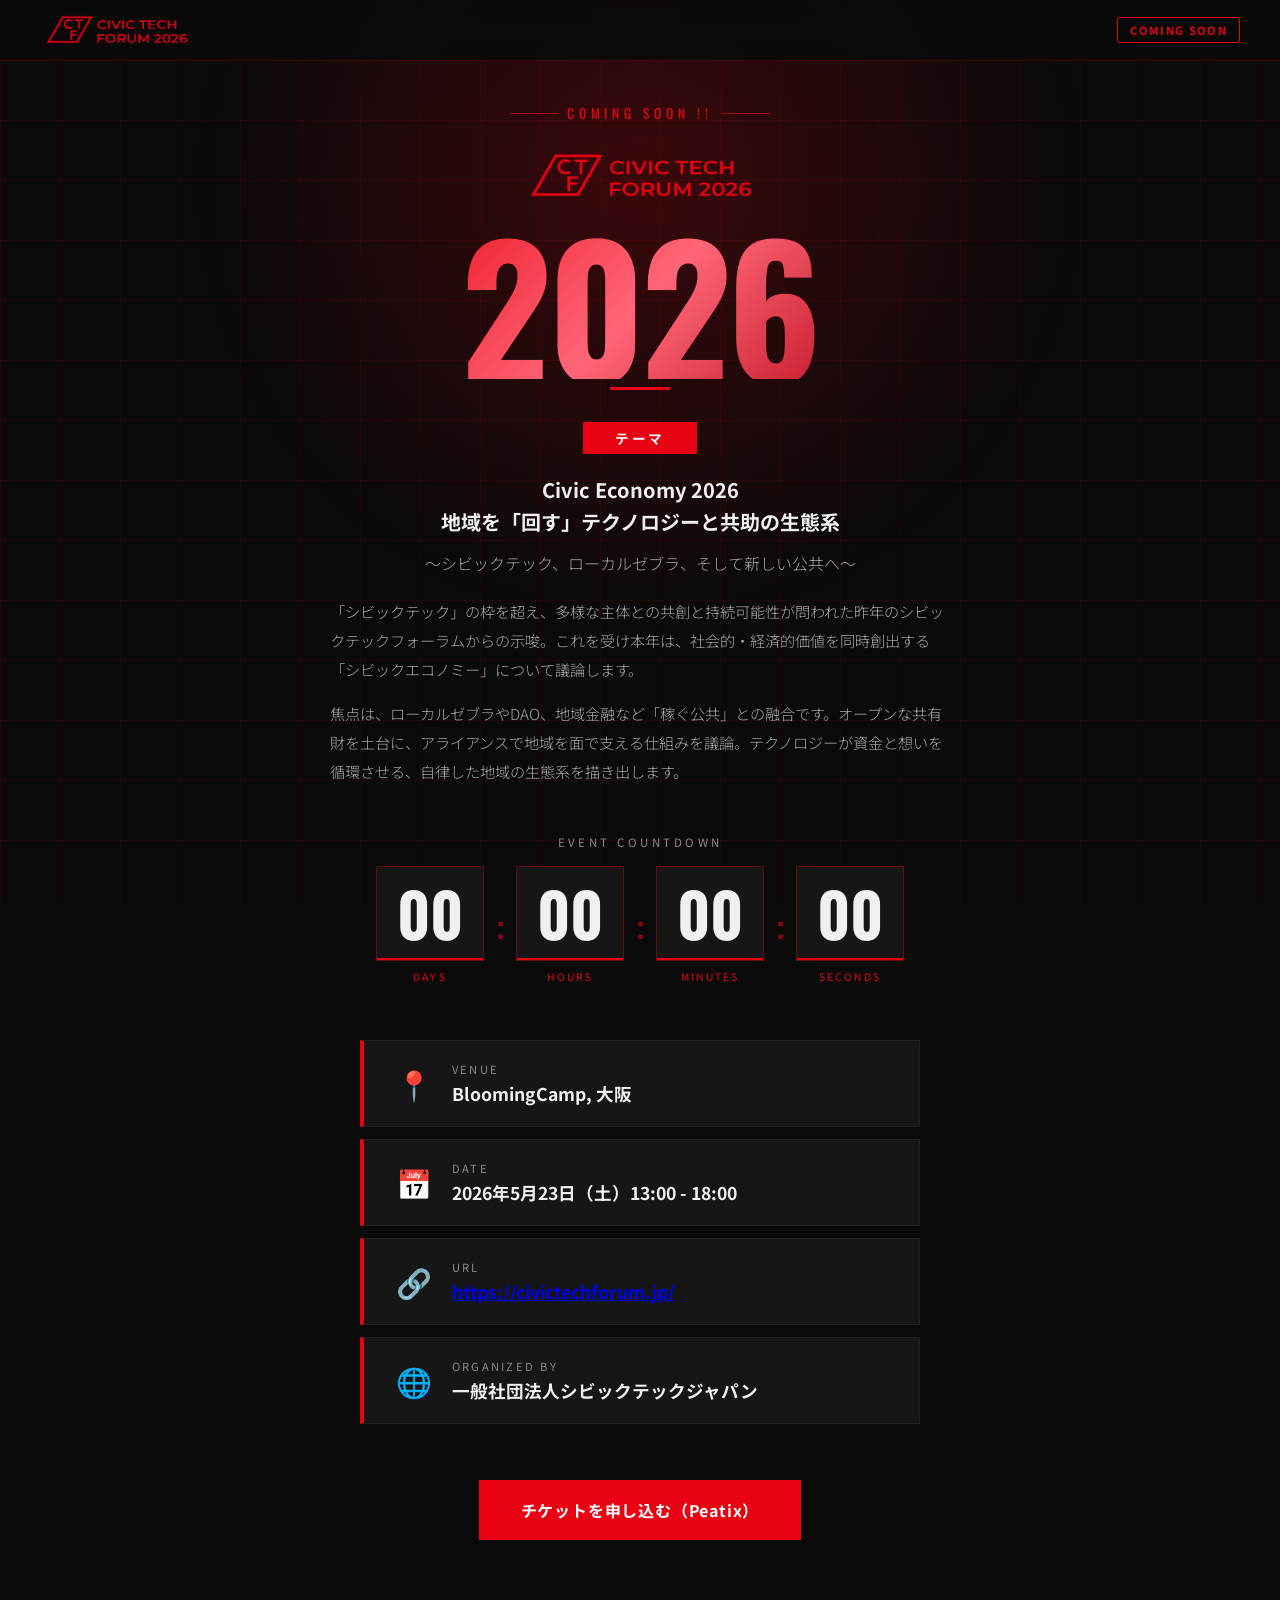
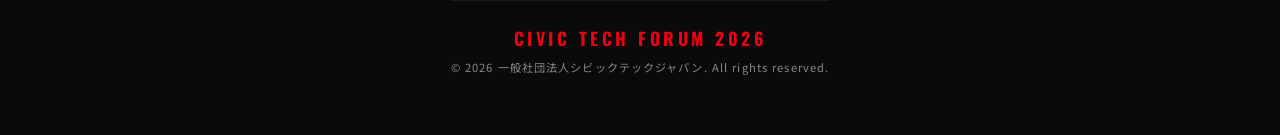
<file: index.html>
<!DOCTYPE html>
<html lang="ja">
<head>
  <meta charset="UTF-8">
  <meta name="viewport" content="width=device-width, initial-scale=1.0">
  <title>CIVIC TECH FORUM 2026</title>

  <!-- OGP -->
  <meta property="og:title" content="CIVIC TECH FORUM 2026">
  <meta property="og:description" content="Civic Economy 2026 — 地域を「回す」テクノロジーと共助の生態系。2026年5月23日、BloomingCamp 大阪">
  <meta property="og:image" content="https://teaser.civictechforum.jp/assets/thumbnail.png">
  <meta property="og:url" content="https://teaser.civictechforum.jp/">
  <meta property="og:type" content="website">
  <meta property="og:site_name" content="CIVIC TECH FORUM 2026">
  <meta name="twitter:card" content="summary_large_image">
  <meta name="twitter:title" content="CIVIC TECH FORUM 2026">
  <meta name="twitter:description" content="Civic Economy 2026 — 地域を「回す」テクノロジーと共助の生態系。2026年5月23日、BloomingCamp 大阪">
  <meta name="twitter:image" content="https://teaser.civictechforum.jp/assets/thumbnail.png">
  <link rel="stylesheet" href="style.css">
</head>
<body>

  <div class="bg-grid"></div>
  <div class="bg-glow"></div>

  <!-- Particles -->
  <div id="particles"></div>

  <!-- Top bar -->
  <header class="top-bar">
    <img class="logo-img" src="assets/logo2026_03.png" alt="Civic Tech Forum 2026">
    <div class="badge">Coming Soon</div>
  </header>

  <!-- Main -->
  <main class="page">

    <section class="hero">
      <div class="coming-soon-label">Coming Soon !!</div>

      <img class="hero-logo" src="assets/logo2026_03.png" alt="Civic Tech Forum">
      <div class="event-year">2026</div>
      <div class="divider"></div>

      <div class="theme-label">テーマ</div>
      <p class="theme">Civic Economy 2026<br>地域を「回す」テクノロジーと共助の生態系</p>
      <p class="sub-theme">〜シビックテック、ローカルゼブラ、そして新しい公共へ〜</p>
      <p class="theme-body">「シビックテック」の枠を超え、多様な主体との共創と持続可能性が問われた昨年のシビックテックフォーラムからの示唆。これを受け本年は、社会的・経済的価値を同時創出する「シビックエコノミー」について議論します。</p>
      <p class="theme-body">焦点は、ローカルゼブラやDAO、地域金融など「稼ぐ公共」との融合です。オープンな共有財を土台に、アライアンスで地域を面で支える仕組みを議論。テクノロジーが資金と想いを循環させる、自律した地域の生態系を描き出します。</p>
    </section>

    <!-- Countdown -->
    <section class="countdown-section">
      <div class="countdown-label">Event Countdown</div>
      <div class="countdown">
        <div class="countdown-item">
          <div class="countdown-num" id="days">--</div>
          <div class="countdown-unit">Days</div>
        </div>
        <div class="countdown-sep">:</div>
        <div class="countdown-item">
          <div class="countdown-num" id="hours">--</div>
          <div class="countdown-unit">Hours</div>
        </div>
        <div class="countdown-sep">:</div>
        <div class="countdown-item">
          <div class="countdown-num" id="minutes">--</div>
          <div class="countdown-unit">Minutes</div>
        </div>
        <div class="countdown-sep">:</div>
        <div class="countdown-item">
          <div class="countdown-num" id="seconds">--</div>
          <div class="countdown-unit">Seconds</div>
        </div>
      </div>
    </section>

    <!-- Info -->
    <div class="info-row">
      <div class="info-card">
        <div class="info-icon">📍</div>
        <div>
          <div class="info-card-label">Venue</div>
          <div class="info-card-value">BloomingCamp, 大阪</div>
        </div>
      </div>
      <div class="info-card">
        <div class="info-icon">📅</div>
        <div>
          <div class="info-card-label">Date</div>
          <div class="info-card-value">2026年5月23日（土）13:00 - 18:00</div>
        </div>
      </div>
      <div class="info-card">
        <div class="info-icon">🔗</div>
        <div>
          <div class="info-card-label">URL</div>
          <div class="info-card-value"><a href="https://civictechforum.jp/">https://civictechforum.jp/</a></div>
        </div>
      </div>
      <div class="info-card">
        <div class="info-icon">🌐</div>
        <div>
          <div class="info-card-label">Organized by</div>
          <div class="info-card-value">一般社団法人シビックテックジャパン</div>
        </div>
      </div>
    </div>

    <!-- Peatix -->
    <section class="peatix-section">
      <a class="peatix-btn" href="https://ctf2026.peatix.com/" target="_blank" rel="noopener">チケットを申し込む（Peatix）</a>
    </section>

    <!-- Footer -->
    <footer class="footer">
      <div class="footer-logo">CIVIC TECH FORUM 2026</div>
      <div class="footer-copy">&copy; 2026 一般社団法人シビックテックジャパン. All rights reserved.</div>
    </footer>

  </main>

  <script src="main.js"></script>

</body>
</html>
</file>
<file: style.css>
@import url('https://fonts.googleapis.com/css2?family=Noto+Sans+JP:wght@300;400;700;900&family=Oswald:wght@400;700&display=swap');

*, *::before, *::after {
  box-sizing: border-box;
  margin: 0;
  padding: 0;
}

:root {
  --red: #E80212;
  --red-dark: #b00010;
  --red-light: #ff3344;
  --bg: #0a0a0a;
  --surface: #161616;
  --surface-2: #1f1f1f;
  --white: #ffffff;
  --text: #f0f0f0;
  --gray: #888888;
  --light-gray: #aaaaaa;
}

html, body {
  height: 100%;
}

body {
  background-color: var(--bg);
  color: var(--text);
  font-family: 'Noto Sans JP', sans-serif;
  overflow-x: hidden;
}

/* ---- Background ---- */
.bg-grid {
  position: fixed;
  inset: 0;
  background-image:
    linear-gradient(rgba(232,2,18,0.1) 1px, transparent 1px),
    linear-gradient(90deg, rgba(232,2,18,0.1) 1px, transparent 1px);
  background-size: 60px 60px;
  pointer-events: none;
  z-index: 0;
}

.bg-glow {
  position: fixed;
  top: -30%;
  left: 50%;
  transform: translateX(-50%);
  width: 900px;
  height: 900px;
  background: radial-gradient(ellipse, rgba(232,2,18,0.22) 0%, transparent 70%);
  pointer-events: none;
  z-index: 0;
}

/* ---- Layout ---- */
.page {
  position: relative;
  z-index: 1;
  min-height: 100vh;
  display: flex;
  flex-direction: column;
  align-items: center;
  justify-content: center;
  padding: 60px 24px;
  gap: 0;
}

/* ---- Top bar ---- */
.top-bar {
  position: fixed;
  top: 0;
  left: 0;
  right: 0;
  z-index: 10;
  display: flex;
  align-items: center;
  justify-content: space-between;
  padding: 14px 40px;
  border-bottom: 1px solid rgba(232,2,18,0.25);
  background: rgba(10,10,10,0.88);
  backdrop-filter: blur(12px);
}

.logo-img {
  height: 32px;
  width: auto;
  display: block;
}

.badge {
  font-size: 0.7rem;
  font-weight: 700;
  letter-spacing: 0.12em;
  text-transform: uppercase;
  color: var(--red);
  border: 1px solid var(--red);
  padding: 4px 12px;
  border-radius: 2px;
  animation: pulse-border 2s ease-in-out infinite;
}

@keyframes pulse-border {
  0%, 100% { opacity: 1; }
  50%       { opacity: 0.45; }
}

/* ---- Hero ---- */
.hero {
  text-align: center;
  max-width: 900px;
  padding-top: 40px;
}

.coming-soon-label {
  display: inline-block;
  font-family: 'Oswald', sans-serif;
  font-size: 0.85rem;
  letter-spacing: 0.35em;
  text-transform: uppercase;
  color: var(--red);
  margin-bottom: 28px;
  position: relative;
  padding: 0 24px;
}

.coming-soon-label::before,
.coming-soon-label::after {
  content: '';
  position: absolute;
  top: 50%;
  width: 50px;
  height: 1px;
  background: var(--red);
  opacity: 0.6;
}

.coming-soon-label::before { right: 100%; margin-right: -16px; }
.coming-soon-label::after  { left: 100%;  margin-left: -16px; }

.hero-logo {
  width: clamp(160px, 28vw, 240px);
  height: auto;
  display: block;
  margin: 0 auto 28px;
}

.event-year {
  font-family: 'Oswald', sans-serif;
  font-size: clamp(5rem, 15vw, 11rem);
  font-weight: 700;
  line-height: 0.85;
  letter-spacing: -0.02em;
  background: linear-gradient(135deg, var(--red) 0%, #ff6677 50%, var(--red-dark) 100%);
  -webkit-background-clip: text;
  -webkit-text-fill-color: transparent;
  background-clip: text;
  margin-bottom: 8px;
  animation: shimmer 4s ease-in-out infinite;
}

@keyframes shimmer {
  0%, 100% { filter: brightness(1); }
  50%       { filter: brightness(1.25); }
}

.divider {
  width: 60px;
  height: 3px;
  background: var(--red);
  margin: 0 auto 32px;
}

.theme-label {
  display: inline-block;
  background: var(--red);
  color: var(--white);
  font-size: 0.85rem;
  font-weight: 700;
  letter-spacing: 0.2em;
  padding: 6px 32px;
  margin-bottom: 20px;
}

.theme {
  font-size: clamp(1rem, 2.5vw, 1.25rem);
  font-weight: 700;
  color: var(--text);
  margin-bottom: 12px;
  line-height: 1.6;
}

.sub-theme {
  font-size: clamp(0.8rem, 1.8vw, 1rem);
  font-weight: 300;
  color: var(--light-gray);
  line-height: 1.7;
  margin-bottom: 20px;
}

.theme-body {
  font-size: clamp(0.8rem, 1.6vw, 0.95rem);
  font-weight: 300;
  color: var(--light-gray);
  line-height: 1.9;
  max-width: 620px;
  text-align: left;
  margin-bottom: 16px;
}

.theme-body:last-of-type {
  margin-bottom: 48px;
}

/* ---- Countdown ---- */
.countdown-section {
  margin-bottom: 56px;
}

.countdown-label {
  font-size: 0.72rem;
  letter-spacing: 0.3em;
  text-transform: uppercase;
  color: var(--gray);
  margin-bottom: 16px;
  text-align: center;
}

.countdown {
  display: flex;
  gap: 12px;
  justify-content: center;
  flex-wrap: wrap;
}

.countdown-item {
  display: flex;
  flex-direction: column;
  align-items: center;
  min-width: 80px;
}

.countdown-num {
  font-family: 'Oswald', sans-serif;
  font-size: clamp(2.2rem, 6vw, 3.8rem);
  font-weight: 700;
  color: var(--text);
  line-height: 1;
  background: var(--surface);
  border: 1px solid rgba(232,2,18,0.35);
  padding: 16px 20px;
  min-width: 90px;
  text-align: center;
  position: relative;
  overflow: hidden;
}

.countdown-num::after {
  content: '';
  position: absolute;
  bottom: 0;
  left: 0;
  right: 0;
  height: 2px;
  background: var(--red);
}

.countdown-unit {
  font-size: 0.65rem;
  letter-spacing: 0.2em;
  text-transform: uppercase;
  color: var(--red);
  margin-top: 8px;
}

.countdown-sep {
  font-family: 'Oswald', sans-serif;
  font-size: 2.5rem;
  color: var(--red);
  align-self: center;
  opacity: 0.6;
  animation: blink 1s step-end infinite;
}

@keyframes blink {
  0%, 100% { opacity: 0.6; }
  50%       { opacity: 0; }
}

/* ---- Info cards ---- */
.info-row {
  display: flex;
  flex-direction: column;
  gap: 12px;
  align-items: center;
  margin-bottom: 56px;
  width: 100%;
  max-width: 560px;
}

.info-card {
  display: flex;
  align-items: center;
  gap: 20px;
  background: var(--surface);
  border: 1px solid rgba(255,255,255,0.05);
  border-left: 4px solid var(--red);
  padding: 20px 32px;
  width: 100%;
}

.info-icon {
  font-size: 1.8rem;
  flex-shrink: 0;
}

.info-card-label {
  font-size: 0.7rem;
  letter-spacing: 0.2em;
  text-transform: uppercase;
  color: var(--gray);
  margin-bottom: 4px;
}

.info-card-value {
  font-size: 1.1rem;
  font-weight: 700;
  color: var(--text);
}

/* ---- Peatix button ---- */
.peatix-section {
  text-align: center;
  margin-bottom: 60px;
}

.peatix-btn {
  display: inline-block;
  background: var(--red);
  color: var(--white);
  font-family: 'Noto Sans JP', sans-serif;
  font-size: 1rem;
  font-weight: 700;
  text-decoration: none;
  padding: 16px 40px;
  border: 2px solid var(--red);
  transition: background 0.2s, color 0.2s;
  letter-spacing: 0.05em;
}

.peatix-btn:hover {
  background: transparent;
  color: var(--red);
}

.peatix-btn[aria-disabled="true"] {
  opacity: 0.35;
  cursor: not-allowed;
  pointer-events: none;
}

/* ---- Footer ---- */
.footer {
  border-top: 1px solid rgba(255,255,255,0.07);
  padding-top: 24px;
  text-align: center;
}

.footer-logo {
  font-family: 'Oswald', sans-serif;
  font-size: 1.1rem;
  font-weight: 700;
  letter-spacing: 0.2em;
  color: var(--red);
  margin-bottom: 8px;
}

.footer-copy {
  font-size: 0.7rem;
  color: var(--gray);
  letter-spacing: 0.1em;
}

/* ---- Particles ---- */
.particle {
  position: fixed;
  width: 2px;
  height: 2px;
  background: var(--red);
  border-radius: 50%;
  pointer-events: none;
  z-index: 0;
  animation: float linear infinite;
  opacity: 0;
}

@keyframes float {
  0%   { transform: translateY(100vh) translateX(0); opacity: 0; }
  10%  { opacity: 0.7; }
  90%  { opacity: 0.3; }
  100% { transform: translateY(-10vh) translateX(30px); opacity: 0; }
}

/* ---- Responsive ---- */
@media (max-width: 600px) {
  .top-bar { padding: 12px 20px; }
  .countdown-sep { display: none; }
  .info-card { min-width: 160px; }
}
</file>
